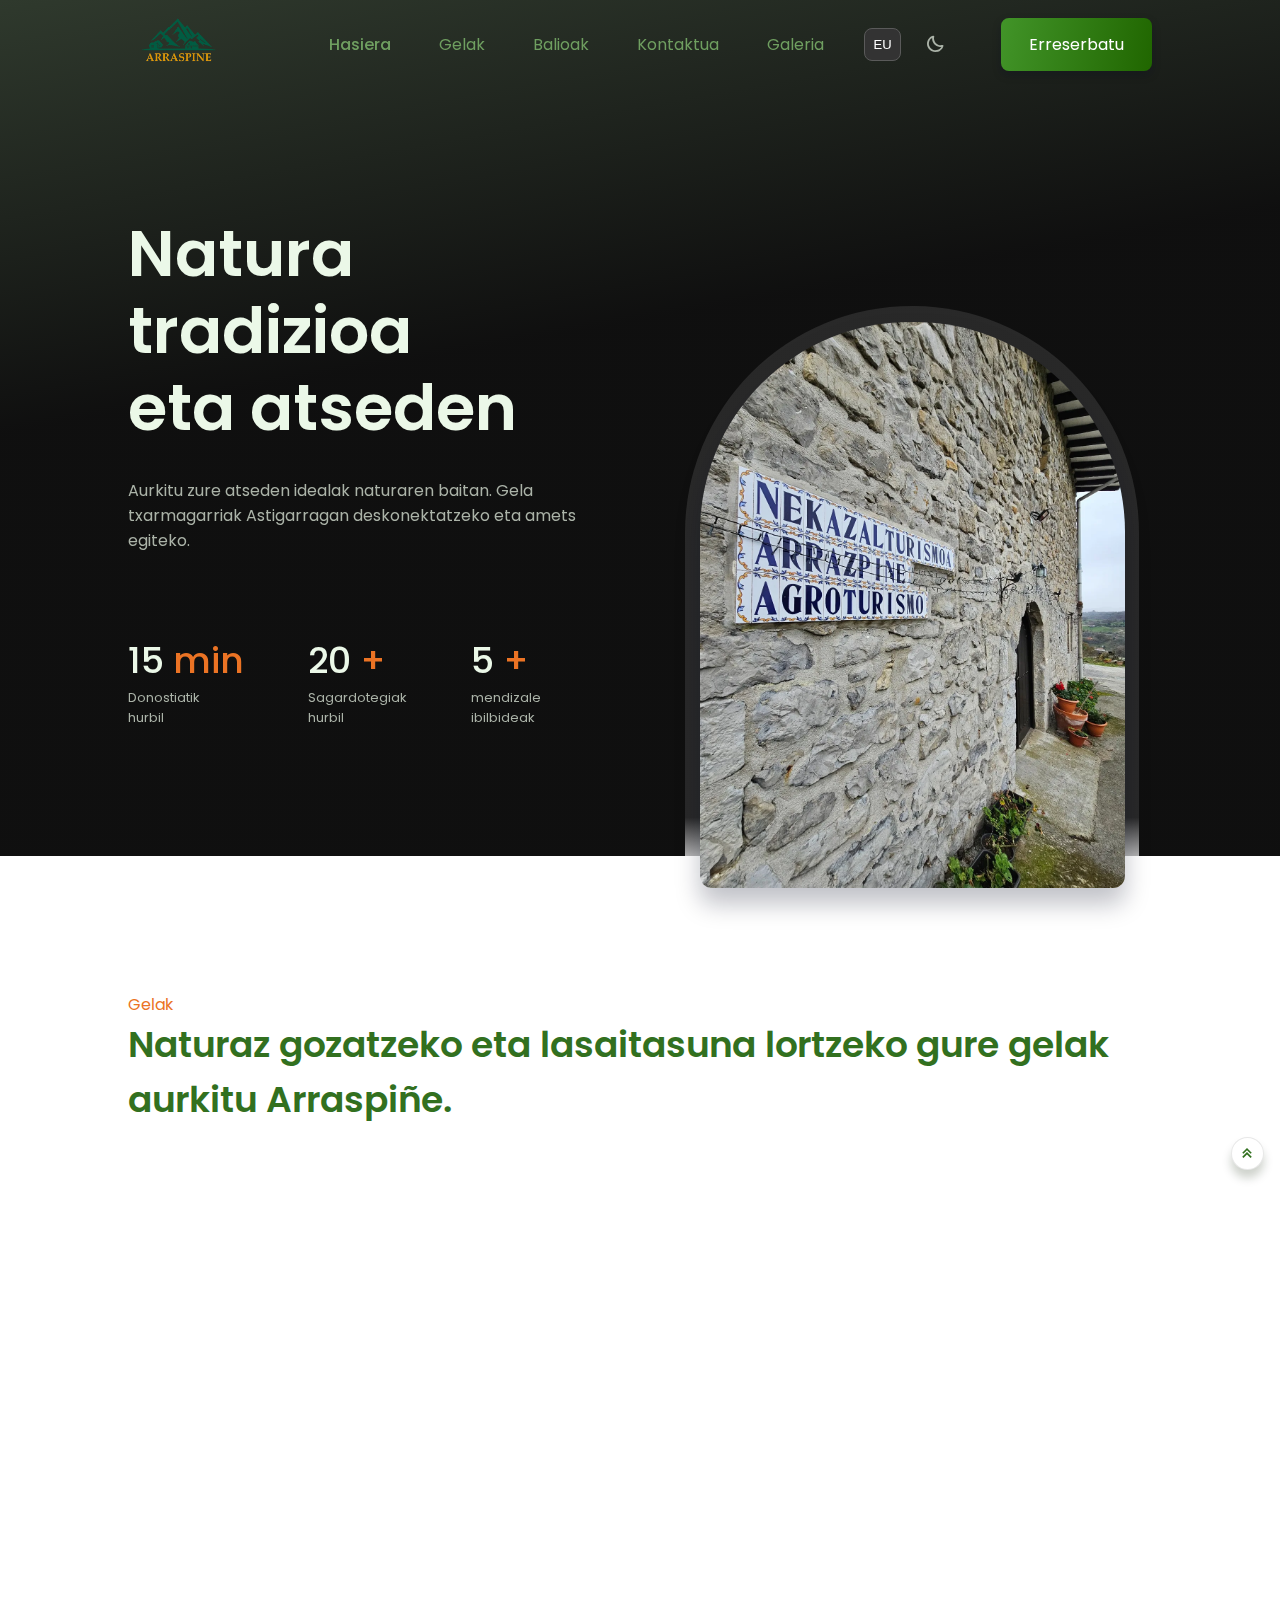
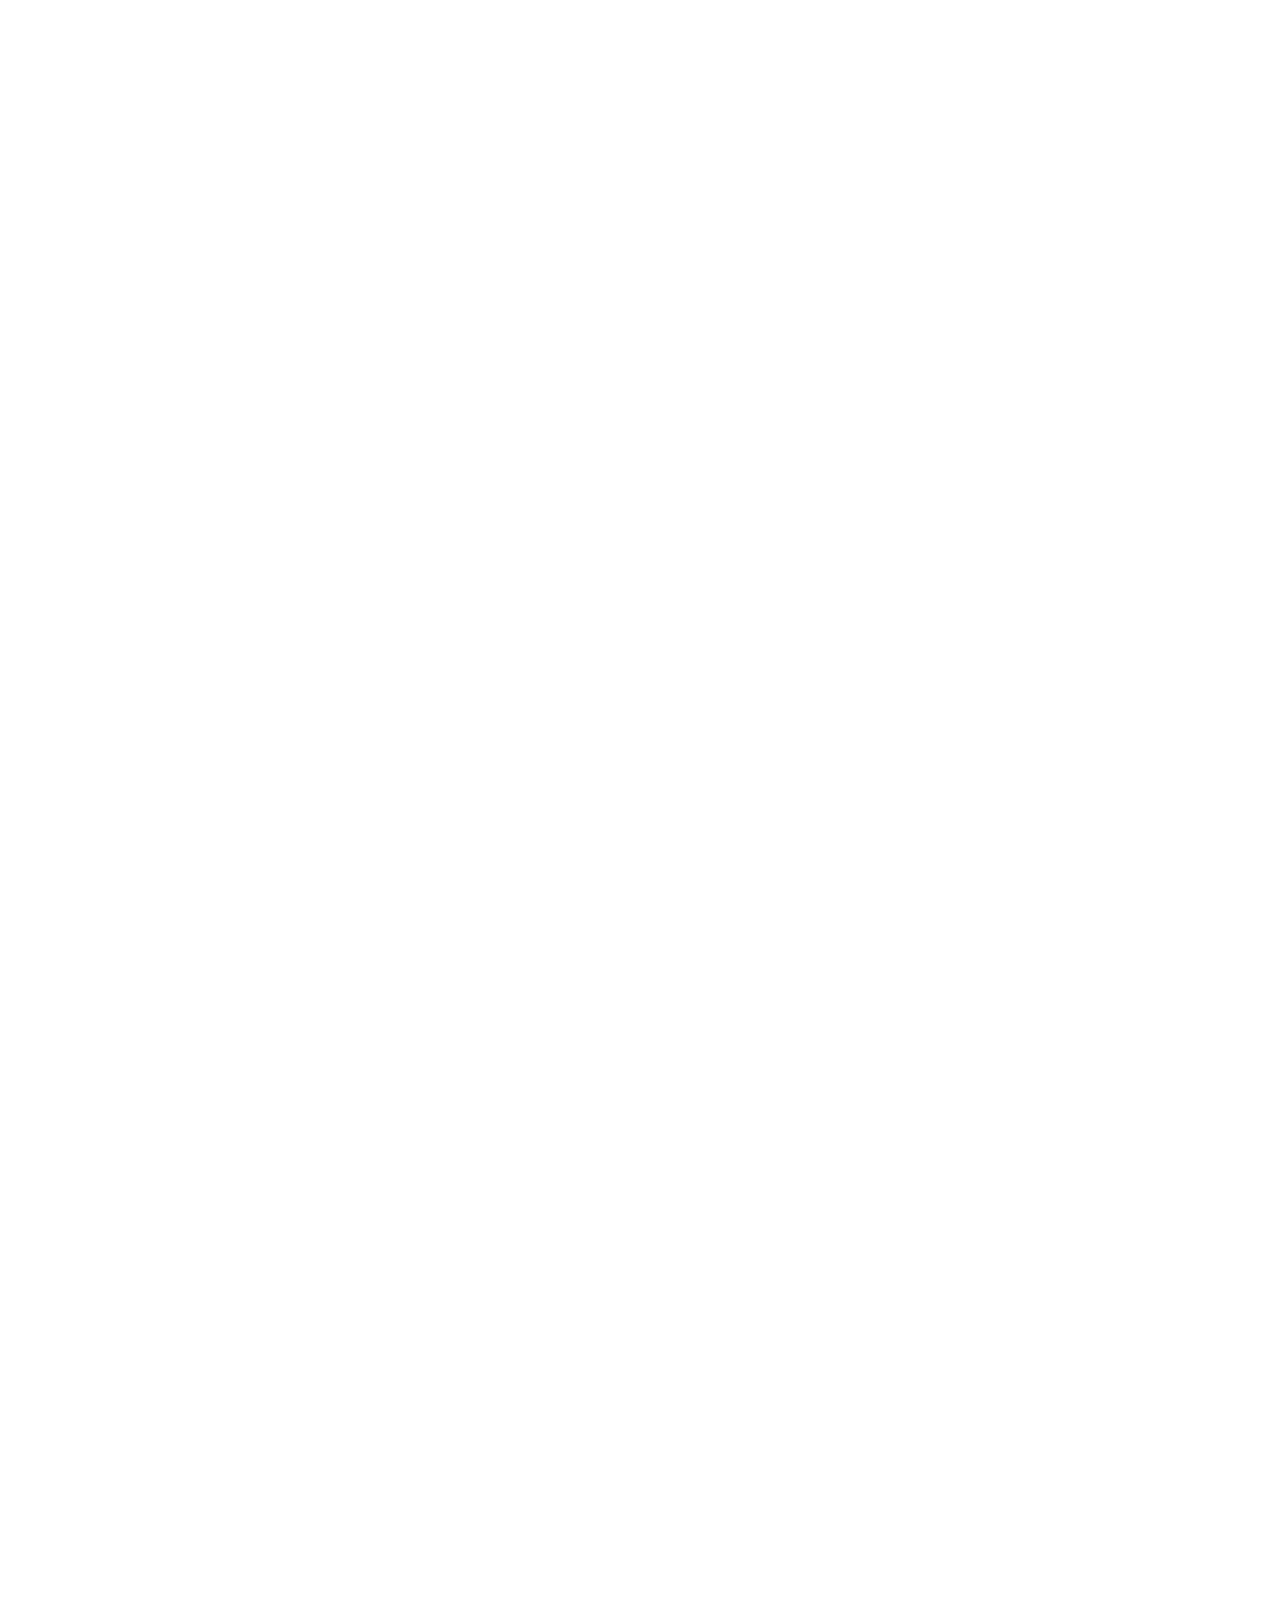
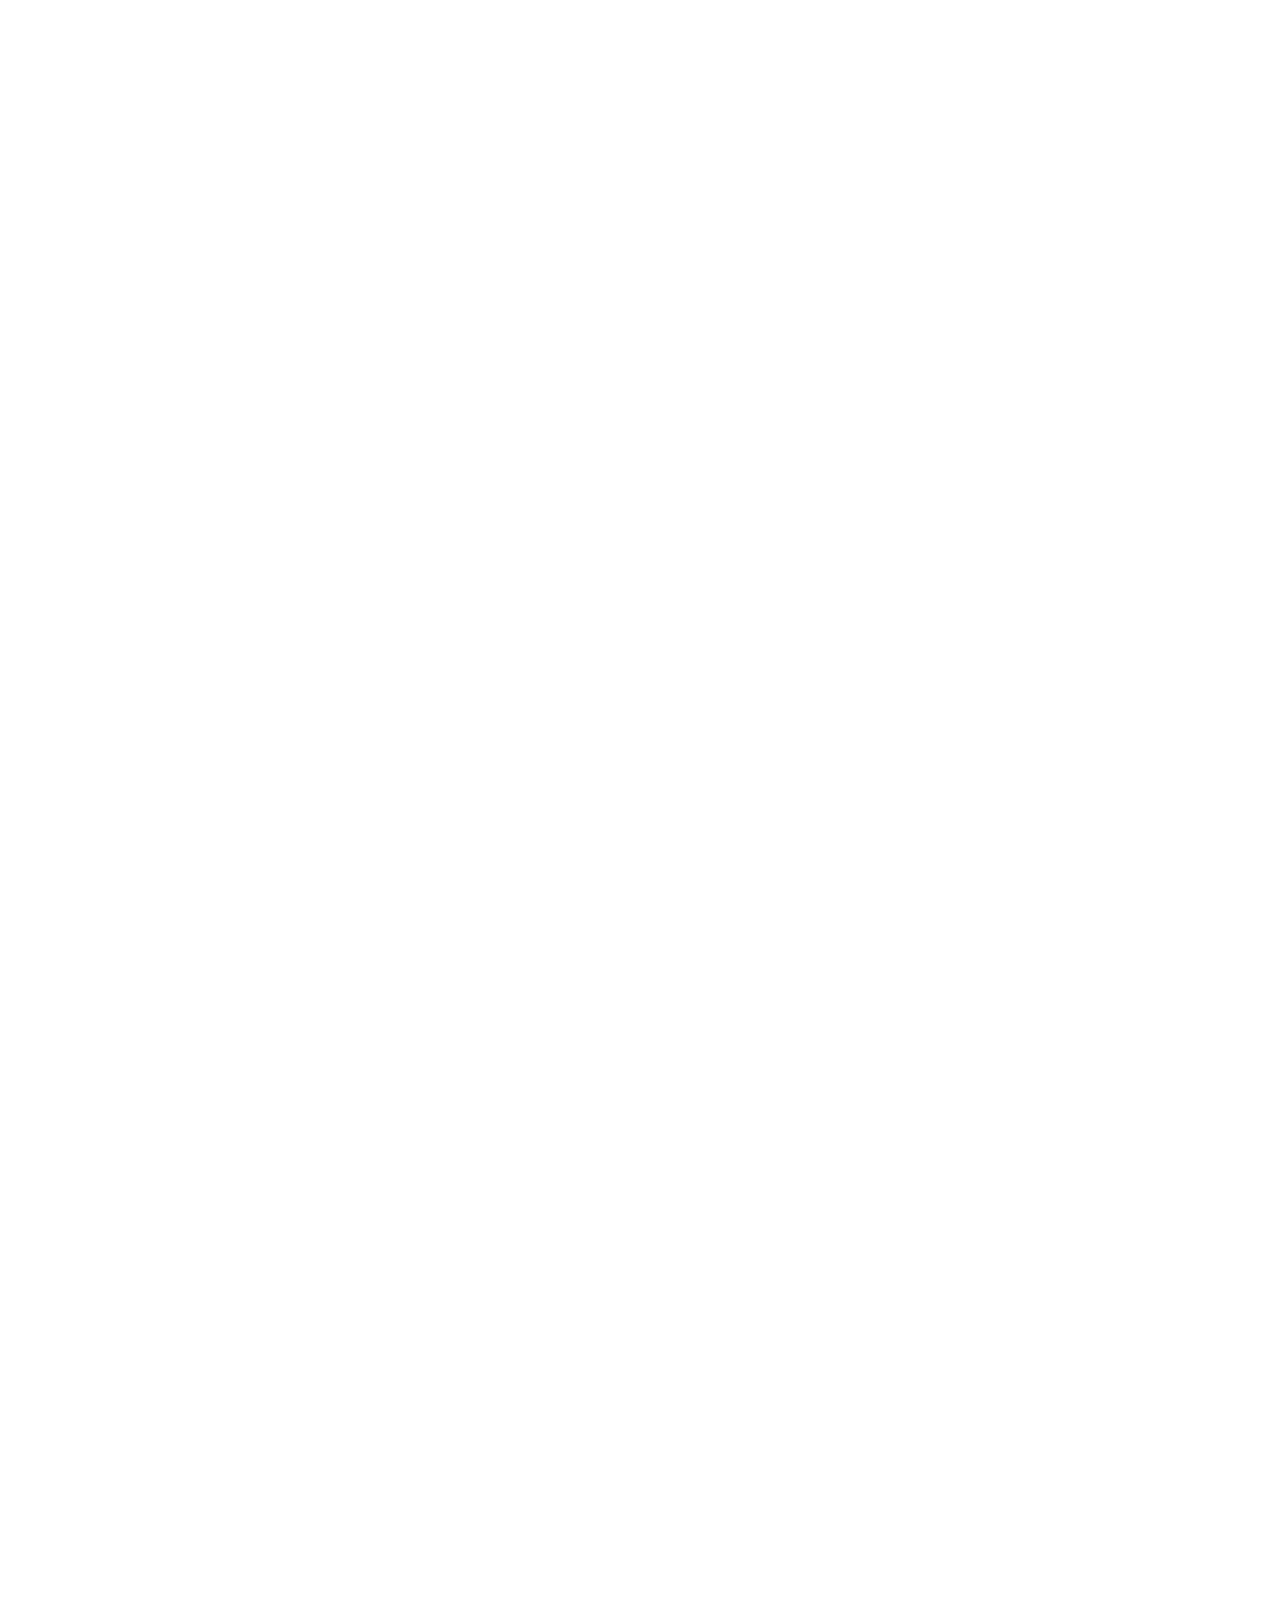
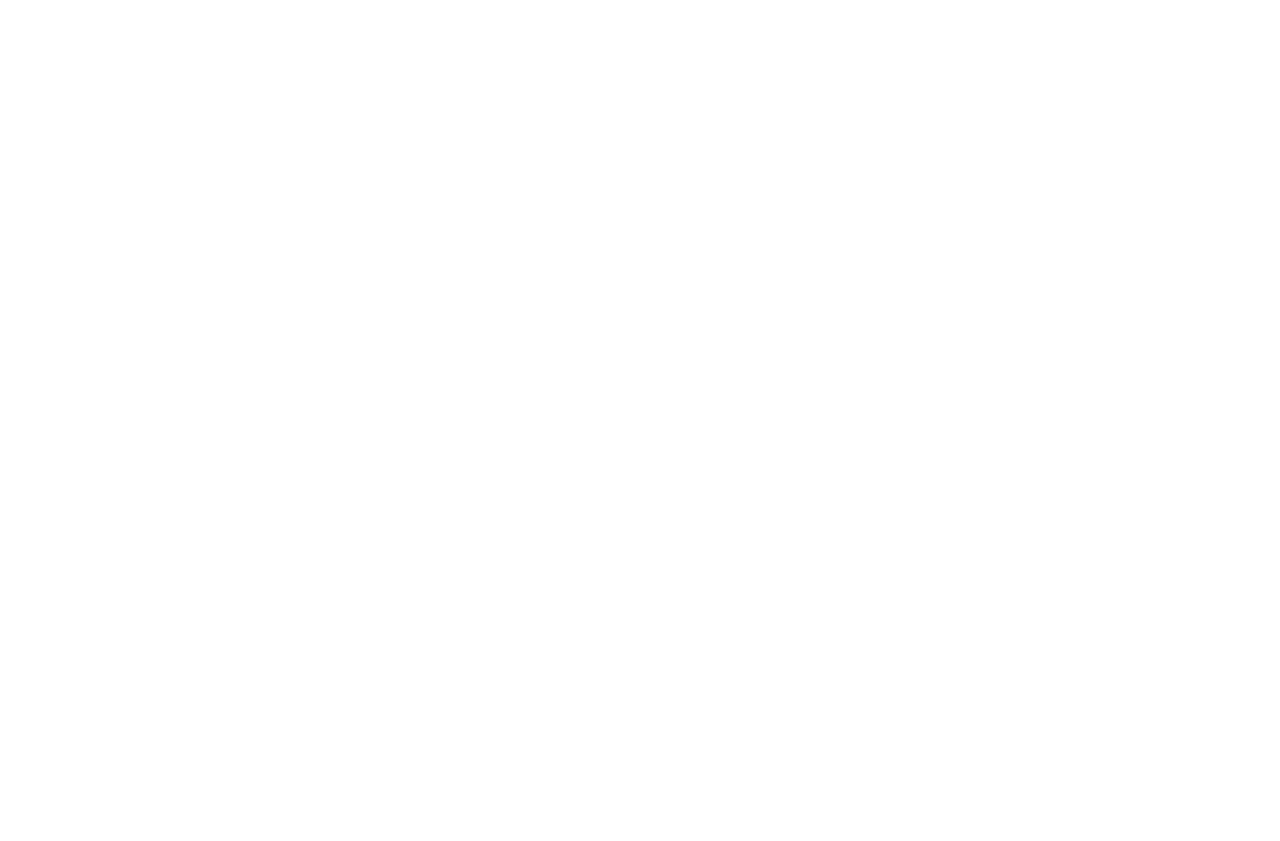
<file: index.html>
<!DOCTYPE html>
<html lang="en">
  <head>
    <meta charset="UTF-8" />
    <meta name="viewport" content="width=device-width, initial-scale=1.0" />
    <meta
      name="description"
      content="Agroturismo Arraspine, cerca de Donostia, en Astigarraga. Disfruta de la naturaleza y el turismo rural en un entorno único."
    />
    <!-- Descripción para motores de búsqueda -->
    <meta
      name="keywords"
      content="agroturismo, naturaleza, turismo rural, Astigarraga, cerca de Donostia"
    />
    <!-- Palabras clave -->
    <meta name="author" content="Arraspine Agroturismo" />
    <!-- Autor de la página -->

    <link rel="alternate" hreflang="es" href="https://arraspine.com" />
    <link rel="alternate" hreflang="en" href="https://arraspine.com" />
    <link rel="alternate" hreflang="fr" href="https://arraspine.com" />
    <link rel="alternate" hreflang="eu" href="https://arraspine.com" />

    <!--=============== FAVICON ===============-->
    <link rel="shortcut icon" href="assets/img/icono.jpg" type="image/x-icon" />

    <!--=============== BOXICONS ===============-->
    <link
      href="https://unpkg.com/boxicons@2.1.4/css/boxicons.min.css"
      rel="stylesheet"
    />

    <!--=============== SWIPER CSS ===============-->
    <link rel="stylesheet" href="assets/css/swiper-bundle.min.css" />

    <!--=============== CSS ===============-->
    <link rel="stylesheet" href="assets/css/index.css" />

    <title>Arraspine</title>
  </head>
  <body>
    <!--==================== HEADER ====================-->
    <header class="header" id="header">
      <nav class="nav container">
        <a href="#" class="nav__logo"> </a>
        <div class="nav__menu">
          <ul class="nav__list">
            <li class="nav__item">
              <a href="#home" class="nav__link active-link">
                <i class="bx bx-home-alt-2"></i>
                <span id="trans__home"></span>
              </a>
            </li>

            <li class="nav__item">
              <a href="#bedroom" class="nav__link">
                <i class="bx bx-hotel"></i>
                <span id="trans__rooms"></span>
              </a>
            </li>

            <li class="nav__item">
              <a href="#value" class="nav__link">
                <i class="bx bx-shield"></i>
                <span id="trans__value"></span>
              </a>
            </li>

            <li class="nav__item">
              <a href="#contact" class="nav__link">
                <i class="bx bx-phone"></i>
                <span id="trans__contact"></span>
              </a>
            </li>

            <li class="nav__item">
              <a href="#gallery" class="nav__link">
                <i class="bx bx-images"></i>
                <span id="trans__gallery"></span>
              </a>
            </li>
          </ul>
        </div>

        <div class="nav__lang__theme">
          <!-- Language menu -->
          <div class="nav__language">
            <select name="" class="lang__menu" id="languageSelector">
              <option value="es" class="es">ES</option>
              <option value="en" class="en">EN</option>
              <option value="eu" selected class="eu">EU</option>
              <option value="fr" class="fr">FR</option>
            </select>
          </div>
          <!-- Theme change button -->

          <div class="nav__theme">
            <i class="bx bx-moon change-theme" id="theme-button"></i>
          </div>
        </div>

        <a
          href="https://www.nekatur.net/arraspine"
          target="_blank"
          class="button nav__button"
          id="trans__reserve"
        >
          Reservar
        </a>
      </nav>
    </header>

    <!--==================== MAIN ====================-->
    <main class="main">
      <!--==================== HOME ====================-->
      <section class="home section" id="home">
        <div class="home__container container grid">
          <div class="home_data">
            <h1 class="home__title" id="trans_title"></h1>
            <p class="home__description" id="trans_home-description"></p>

            <div class="home__value">
              <div>
                <h1 class="home__value-number">15 <span>min</span></h1>
                <span class="home__value-description" id="trans__home-value1">
                  de San Sebastián
                </span>
              </div>

              <div>
                <h1 class="home__value-number">20 <span>+</span></h1>
                <span class="home__value-description" id="trans__home-value2">
                </span>
              </div>

              <div>
                <h1 class="home__value-number">5 <span>+</span></h1>
                <span class="home__value-description" id="trans__home-value3">
                </span>
              </div>
            </div>
          </div>

          <div class="home__images">
            <div class="home__orbe"></div>

            <div class="home__img">
              <img src="assets/img/nek.webp" alt="" />
            </div>
          </div>
        </div>
      </section>

      <!--==================== BEDROOMS ====================-->
      <section class="bedroom section" id="bedroom">
        <div class="container">
          <span class="section__subtitle" id="rooms__title"></span>
          <h2 class="section__title" id="rooms__description"></h2>

          <div class="bedroom__container swiper">
            <div class="swiper-wrapper"></div>
            <div class="swiper-button-next">
              <i class="bx bx-chevron-right"></i>
            </div>
            <div class="swiper-button-prev">
              <i class="bx bx-chevron-left"></i>
            </div>
          </div>
        </div>
      </section>

      <!--==================== VALUE ====================-->
      <section class="value section" id="value">
        <div class="value__container container grid">
          <div class="value__images">
            <div class="value__imag">
              <div class="value__orbe"></div>
              <div class="value__img">
                <img src="assets/img/obejas.webp" alt="" />
              </div>
            </div>
            <div class="value__imag-2">
              <div class="value__orbe-2"></div>
              <div class="value__img-2">
                <img src="assets/img/gallery/1.webp" alt="" />
              </div>
            </div>
          </div>

          <div class="value__content">
            <div class="value__data">
              <span class="section__subtitle" id="values__title"></span>
              <h2 class="sectioin__title" id="values__subtitle"></h2>
              <p class="value__description" id="values__description"></p>
            </div>

            <div class="value__accordion">
              <div class="value__accordion-item">
                <header class="value__accordion-header">
                  <i class="bx bxs-leaf value__accordion-icon"></i>
                  <h3
                    class="value__accordion-title"
                    id="value__accordion-title1"
                  ></h3>
                  <div class="value__accordion-arrow">
                    <i class="bx bxs-down-arrow"></i>
                  </div>
                </header>

                <div class="value__accordion-content">
                  <p
                    class="value__accordion-description"
                    id="value__accordion-description1"
                  ></p>
                </div>
              </div>

              <div class="value__accordion-item">
                <header class="value__accordion-header">
                  <i class="bx bxs-castle value__accordion-icon"></i>
                  <h3
                    class="value__accordion-title"
                    id="value__accordion-title2"
                  ></h3>
                  <div class="value__accordion-arrow">
                    <i class="bx bxs-down-arrow"></i>
                  </div>
                </header>

                <div class="value__accordion-content">
                  <p
                    class="value__accordion-description"
                    id="value__accordion-description2"
                  ></p>
                </div>
              </div>

              <div class="value__accordion-item">
                <header class="value__accordion-header">
                  <i class="bx bx-street-view value__accordion-icon"></i>
                  <h3
                    class="value__accordion-title"
                    id="value__accordion-title3"
                  ></h3>
                  <div class="value__accordion-arrow">
                    <i class="bx bxs-down-arrow"></i>
                  </div>
                </header>

                <div class="value__accordion-content">
                  <p
                    class="value__accordion-description"
                    id="value__accordion-description3"
                  ></p>
                </div>
              </div>

              <div class="value__accordion-item">
                <header class="value__accordion-header">
                  <i class="bx bxs-coffee value__accordion-icon"></i>
                  <h3
                    class="value__accordion-title"
                    id="value__accordion-title4"
                  ></h3>
                  <div class="value__accordion-arrow">
                    <i class="bx bxs-down-arrow"></i>
                  </div>
                </header>

                <div class="value__accordion-content">
                  <p
                    class="value__accordion-description"
                    id="value__accordion-description4"
                  ></p>
                </div>
              </div>

              <div class="value__accordion-item">
                <header class="value__accordion-header">
                  <i class="bx bxs-book-heart value__accordion-icon"></i>
                  <h3
                    class="value__accordion-title"
                    id="value__accordion-title5"
                  ></h3>
                  <div class="value__accordion-arrow">
                    <i class="bx bxs-down-arrow"></i>
                  </div>
                </header>

                <div class="value__accordion-content">
                  <p
                    class="value__accordion-description"
                    id="value__accordion-description5"
                  ></p>
                </div>
              </div>

              <div class="value__accordion-item">
                <header class="value__accordion-header">
                  <i class="bx bxs-location-plus value__accordion-icon"></i>
                  <h3
                    class="value__accordion-title"
                    id="value__accordion-title6"
                  ></h3>
                  <div class="value__accordion-arrow">
                    <i class="bx bxs-down-arrow"></i>
                  </div>
                </header>

                <div class="value__accordion-content">
                  <p
                    class="value__accordion-description"
                    id="value__accordion-description6"
                  ></p>
                </div>
              </div>
            </div>
          </div>
        </div>
      </section>

      <!--==================== CONTACT ====================-->
      <section class="contact section" id="contact">
        <div class="contact__container container grid">
          <div class="contact__content">
            <div class="contact__data">
              <span class="section__subtitle" id="contact__subtitle"></span>
              <h2 class="section__title" id="contact__title"></h2>
              <p class="contact__description" id="contact__description"></p>

              <div class="contact__card">
                <div class="contact__card-box first__element">
                  <div class="contact__card-info">
                    <i class="bx bxs-phone-call contact__card__i"></i>
                    <div>
                      <h3 class="contact__card-title trans__contact__call"></h3>
                      <p class="contact__card-description">+34 695757341</p>
                    </div>
                  </div>
                  <a
                    href="tel:+34 695757341"
                    class="button contact__card-button trans__contact__call-now"
                  ></a>
                </div>

                <div class="contact__card-box second__element">
                  <div class="contact__card-info">
                    <i class="bx bxs-phone-call contact__card__i"></i>
                    <div>
                      <h3 class="contact__card-title trans__contact__call"></h3>
                      <p class="contact__card-description">+34 943582136</p>
                    </div>
                  </div>
                  <a
                    href="tel:+34 943582136"
                    class="button contact__card-button trans__contact__call-now"
                  ></a>
                </div>

                <div class="contact__card-box third__element">
                  <div class="contact__card-info">
                    <i class="bx bxs-envelope contact__card__i"></i>
                    <div>
                      <h3 class="contact__card-title" id="contact__chat"></h3>
                      <p class="contact__card-description">
                        arraspine@arraspine.com
                      </p>
                    </div>
                  </div>
                  <a
                    href="mailto:arraspine@arraspine.com"
                    class="button contact__card-button"
                    id="contact__chat-now"
                  >
                  </a>
                </div>

                <div class="contact__card-box fourth__element">
                  <div class="contact__card-info booking__card-info">
                    <i class="bx bxs-envelope booking__i"></i>
                    <div>
                      <h3
                        class="contact__card-title booking__card-title"
                        id="contact__reserve"
                      ></h3>
                      <p
                        class="contact__card-description booking__card-description"
                      >
                        Nekatur - Arraspine
                      </p>
                    </div>
                  </div>
                  <a
                    href="https://www.nekatur.net/arraspine"
                    target="_blank"
                    class="button contact__card-button booking__card-button"
                    id="contact__reserve-now"
                  >
                  </a>
                </div>
              </div>
            </div>
          </div>
          <div class="contact__images">
            <div class="contact__orbe"></div>

            <div class="contact__img">
              <img src="assets/img/arraspine_contact.webp" alt="" />
            </div>
          </div>
        </div>
      </section>

      <!--==================== GALLERY ====================-->
      <section class="section container image-gallery" id="gallery">
        <span class="section__subtitle" id="gallery__title"></span>
        <h2 class="section__title" id="gallery__description"></h2>
        <div class="gallery__container">
          <div class="gallery__wrapper"></div>
        </div>
      </section>
    </main>
    <!--==================== FOOTER ====================-->
    <footer class="footer section">
      <div class="footer__container container grid">
        <div class="footer__description-container">
          <div class="footer__content-description">
            <a href="#" class="nav__logo"></a>

            <p class="footer__description footer__description"></p>
          </div>
        </div>

        <div class="footer__content">
          <div>
            <h3 class="footer__title footer__social-media"></h3>

            <ul class="footer__social">
              <li>
                <a
                  href="https://www.nekatur.net/arraspine"
                  target="_blank"
                  class="footer__social-link"
                >
                  <img src="assets/img/nekatur_logo.webp" alt="" />
                </a>
              </li>
            </ul>
          </div>
        </div>
      </div>

      <div class="footer__info container">
        <span class="footer__copy creator" id="creator">
          Arraspine. Todos los derechos reservados.
          <br />Desarrollado por
          <a
            href="https://www.linkedin.com/in/ioritztubio"
            target="_blank"
            class="footer__copy-link"
            >Ioritz Tubio</a
          >.
        </span>

        <div class="footer__privacy">
          <a href="terms.html" target="_blank" class="privacy" id="privacy"
            >Política de privacidad</a
          >
          <a href="terms.html" target="_blank" class="terms" id="terms"
            >Términos y condiciones</a
          >
        </div>
      </div>
    </footer>

    <!--========== SCROLL UP ==========-->
    <a href="#" class="scroll-up" id="scroll-up">
      <i class="bx bx-chevrons-up"></i>
    </a>

    <!--=============== LANGUAGE SELECTOR ===============-->
    <script src="assets/js/languageSelector.js"></script>

    <!--=============== SCROLLREVEAL ===============-->
    <script src="assets/js/scrollreveal.min.js"></script>

    <!--=============== SWIPER JS ===============-->
    <script src="assets/js/swiper-bundle.min.js"></script>

    <!--=============== MAIN JS ===============-->
    <script src="assets/js/main.js"></script>

    <!--=============== THEME CHANGE ===============-->
    <script src="assets/js/changeTheme.js"></script>
  </body>
</html>
</file>
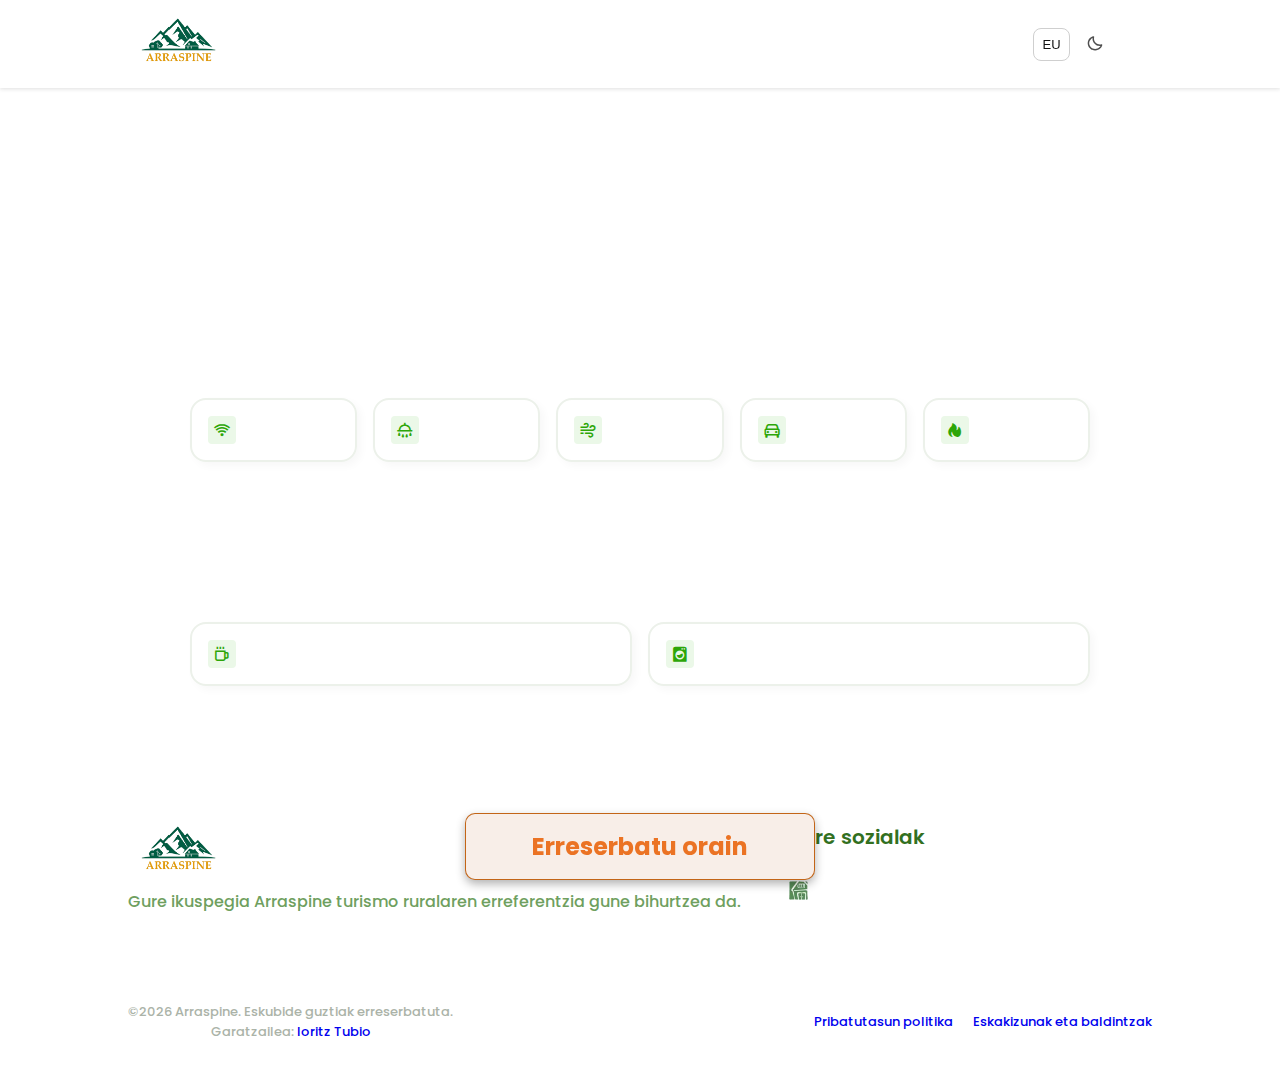
<file: room.html>
<!DOCTYPE html>
<html lang="es">
  <head>
    <meta charset="UTF-8" />
    <meta name="viewport" content="width=device-width, initial-scale=1.0" />
    <title>Arraspine</title>
    <link
      href="https://unpkg.com/boxicons@2.1.4/css/boxicons.min.css"
      rel="stylesheet"
    />

    <link
      rel="shortcut icon"
      href="assets/img/icono.jpg"
      type="image/x-icon"
    />

    <link
      rel="stylesheet"
      href="https://cdn.jsdelivr.net/npm/@fancyapps/ui@5.0/dist/fancybox/fancybox.css"
    />

    <link rel="stylesheet" href="assets/css/swiper-bundle.min.css" />
    <link rel="stylesheet" href="assets/css/index.css" />
  </head>
  <body>
    <header class="room__header" id="header">
      <nav class="nav container">
        <a href="index.html" class="nav__logo"></a>

        <div class="nav__lang__theme">
          <!-- Language menu -->
          <div class="nav__language">
            <select name="" class="room__lang__menu" id="languageSelector">
              <option value="es" class="es">ES</option>
              <option value="en" class="en">EN</option>
              <option value="eu" selected class="eu">EU</option>
              <option value="fr" class="fr">FR</option>
            </select>
          </div>
          <!-- Theme change button -->

          <div class="nav__theme">
            <i class="bx bx-moon room__change-theme" id="theme-button"></i>
          </div>
        </div>
      </nav>
    </header>
    <main>
      <section class="room__info">
        <div class="services__title-container">
          <h2 class="services__title" id="titulo"></h2>
        </div>
        <div class="service__container">
          <p class="services__title" id="descripcion"></p>
        </div>
      </section>
      <!--========== ROOM GALLERY ==========-->
      <section class="room__gallery">
        <!-- Slider main container -->
        <div class="swiper room__swiper">
          <!-- Additional required wrapper -->
          <div class="swiper-wrapper">
            <!-- Slides -->
          </div>
          <!-- If we need pagination -->
          <div class="swiper-pagination"></div>

          <!-- If we need navigation buttons -->
          <div class="swiper-button-prev room__button-prev">
            <i class="bx bx-chevron-left"></i>
          </div>
          <div class="swiper-button-next room__button-next">
            <i class="bx bx-chevron-right"></i>
          </div>
        </div>

        <div class="room__container__gallery">
          <div class="room__carousel" id="room__carousel"></div>
        </div>
      </section>

      <section class="section services__section">
        <div class="services__title-container">
          <h2 class="services__title" id="incluido"></h2>
        </div>
        <div class="service__container">
          <div class="room__grid-container">
            <div class="service__card">
              <i class="bx bx-wifi"></i>
              <div id="wifi"></div>
            </div>

            <div class="service__card">
              <i class="bx bx-shower"></i>
              <div id="bano"></div>
            </div>
            <div class="service__card">
              <i class="bx bx-wind"></i>
              <div id="aire"></div>
            </div>
            <div class="service__card">
              <i class="bx bx-car"></i>
              <div id="parking"></div>
            </div>
            <div class="service__card">
              <i class='bx bxs-hot'></i>
              <div id="barbacoa"></div>
            </div>
          </div>
        </div>
      </section>

      <section class="section services__section">
        <div class="services__title-container">
          <h2 class="services__title" id="extra"></h2>
        </div>
        <div class="service__container">
          <div class="room__grid-container">
            <div class="service__card">
              <i class="bx bx-coffee"></i>
              <div class="servece__card" id="desayuno"></div>
            </div>
            <div class="service__card">
              <i class="bx bxs-washer"></i>
              <div id="ropa"></div>
            </div>
          </div>
        </div>
      </section>

      <a
        href="https://www.nekatur.net/arraspine"
        target="_blank"
        id="contact__reserve-now"
        class="reserve-button"
      ></a>
    </main>
    <!--==================== FOOTER ====================-->
    <footer class="footer section">
      <div class="footer__container container grid">
        <div class="footer__description-container">
          <div class="footer__content-description">
            <a href="#" class="nav__logo"></a>

            <p class="footer__description footer__description"></p>
          </div>
        </div>

        <div class="footer__content">
          <div>
            <h3 class="footer__title footer__social-media"></h3>

            <ul class="footer__social">
              <li>
                <a
                  href="https://www.nekatur.net/arraspine"
                  target="_blank"
                  class="footer__social-link"
                >
                  <img src="assets/img/nekatur_logo.webp" alt="" />
                </a>
              </li>
            </ul>
          </div>
        </div>
      </div>

      <div class="footer__info container">
        <span class="footer__copy creator" id="creator">
          Arraspine. Todos los derechos reservados.
          <br />Desarrollado por
          <a
            href="https://www.linkedin.com/in/ioritztubio"
            target="_blank"
            class="footer__copy-link"
            >Ioritz Tubio</a
          >.
        </span>

        <div class="footer__privacy">
          <a href="terms.html" target="_blank" class="privacy" id="privacy"
            >Política de privacidad</a
          >
          <a href="terms.html" target="_blank" class="terms" id="terms"
            >Términos y condiciones</a
          >
        </div>
      </div>
    </footer>

    <!--========== SCROLL UP ==========-->
    <a href="#" class="scroll-up" id="scroll-up">
      <i class="bx bx-chevrons-up"></i>
    </a>

    <!--=============== LANGUAGE SELECTOR ===============-->
    <script src="/assets/js/languageSelector.js"></script>

    <!--=============== SWIPER JS ===============-->
    <script src="https://cdn.jsdelivr.net/npm/swiper@11/swiper-bundle.min.js"></script>
    <script src="assets/js/roomSwiper.js"></script>

    <!--=============== DINAMIC TEXT ===============-->
    <script src="assets/js/roomsDinamic.js"></script>

    <!--=============== CAROUSEL ===============-->
    <script src="assets/js/roomCarousel.js"></script>
    <!--=============== THEME CHANGE ===============-->
    <script src="assets/js/changeTheme.js"></script>

    <script src="https://cdn.jsdelivr.net/npm/@fancyapps/ui@5.0/dist/fancybox/fancybox.umd.js"></script>
  </body>
</html>
</file>
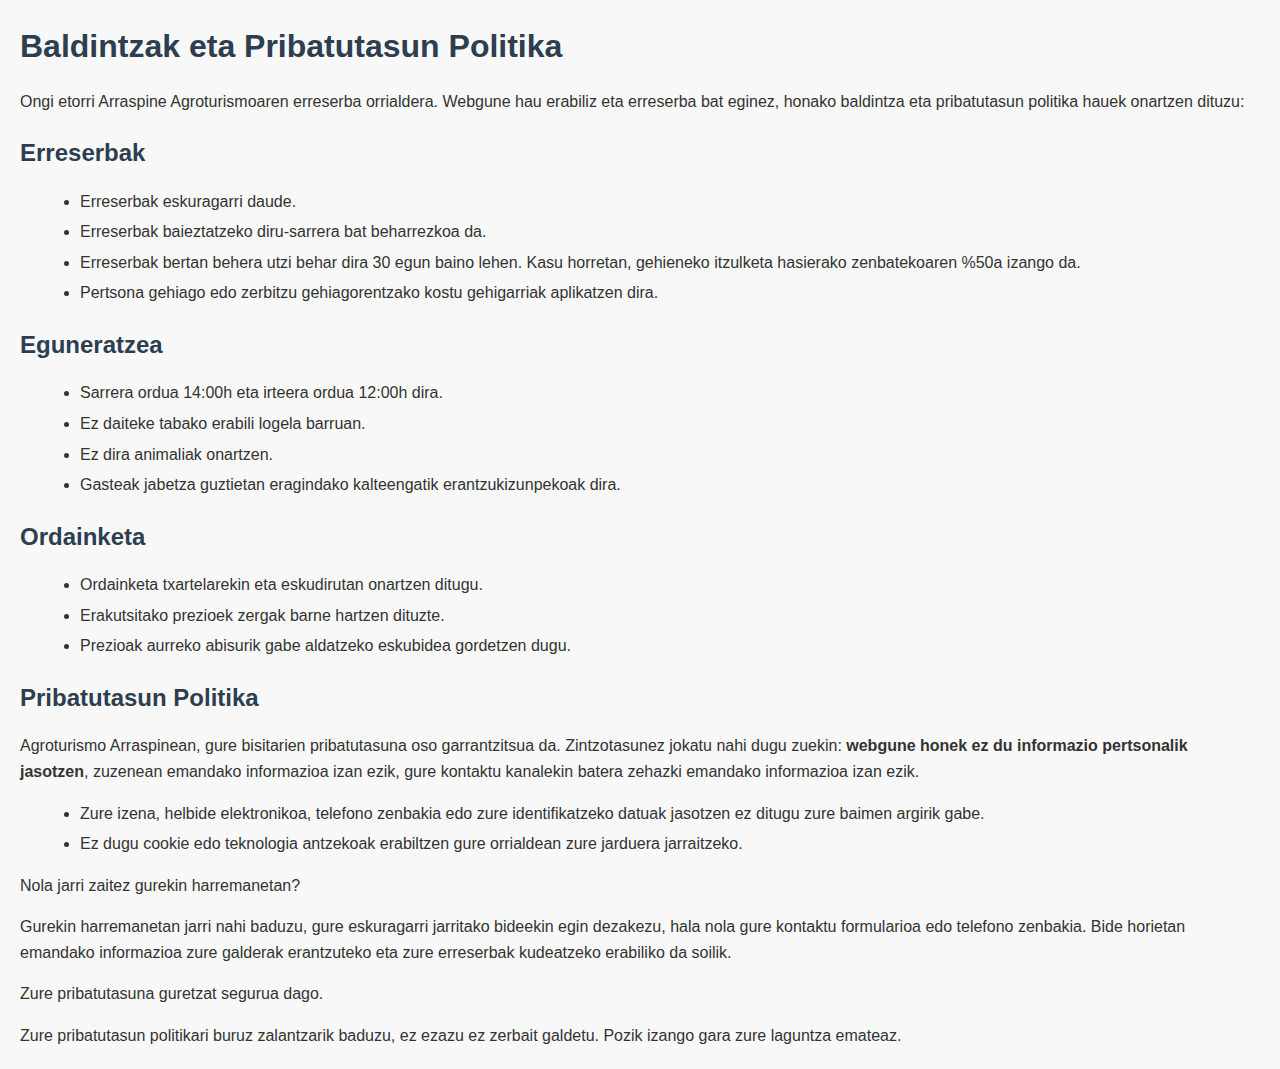
<file: terms.html>
<!DOCTYPE html>
<html lang="es">
  <head>
    <meta charset="UTF-8" />
    <meta name="viewport" content="width=device-width, initial-scale=1.0" />
    <title>Terminos, Condiciones y Politicas de Privacidad</title>
    <link
      href="https://unpkg.com/boxicons@2.1.4/css/boxicons.min.css"
      rel="stylesheet"
    />

    <link
    rel="shortcut icon"
    href="assets/img/icono.jpg"
    type="image/x-icon"
  />

    <link
      rel="stylesheet"
      href="https://cdn.jsdelivr.net/npm/@fancyapps/ui@5.0/dist/fancybox/fancybox.css"
    />

    <link rel="stylesheet" href="assets/css/terms.css" />
  </head>
  <body>
    <h1 id="titulo"></h1>

    <p id="bienvenida"></p>

    <h2 id="reservas"></h2>
    <ul id="reservas_lista">
      <li id="reservas_lista_1"></li>
      <li id="reservas_lista_2"></li>
      <li id="reservas_lista_3"></li>
      <li id="reservas_lista_4"></li>
    </ul>

    <h2 id="estancia"></h2>
    <ul id="estancia_lista">
      <li id="estancia_lista_1"></li>
      <li id="estancia_lista_2"></li>
      <li id="estancia_lista_3"></li>
      <li id="estancia_lista_4"></li>
    </ul>

    <h2 id="pagos"></h2>
    <ul id="pagos_lista">
      <li id="pagos_lista_1"></li>
      <li id="pagos_lista_2"></li>
      <li id="pagos_lista_3"></li>
    </ul>

    <h2 id="privacidad_titulo"></h2>

    <p id="privacidad_parrafo_1"></p>

    <ul id="privacidad_lista">
      <li id="privacidad_lista_1"></li>
      <li id="privacidad_lista_2"></li>
    </ul>

    <p id="privacidad_contacto"></p>
    <p id="privacidad_parrafo_2"></p>
    <p id="privacidad_parrafo_3"></p>
    <p id="privacidad_parrafo_4"></p>

    <script src="assets/js/translateTerms.js"></script>
  </body>
</html>
</file>
<file: assets/css/index.css>
/*=============== GOOGLE FONTS ===============*/
@import url("https://fonts.googleapis.com/css2?family=Poppins:ital,wght@0,100;0,200;0,300;0,400;0,500;0,600;0,700;0,800;0,900;1,100;1,200;1,300;1,400;1,500;1,600;1,700;1,800;1,900&display=swap");

/*=============== VARIABLES CSS ===============*/
:root {
  --header-height: 4rem;

  /*========== Colors ==========*/
  /*Color mode HSL(hue, saturation, lightness)*/
  --first-color: hsl(106, 91%, 34%);
  --first-color-alt: hsl(106, 66%, 47%);
  --first-color-light: hsl(106, 62%, 59%);
  --first-color-lighten: hsl(108, 52%, 94%);
  --second-color: hsl(24, 83%, 53%);
  --second-color-lighten: hsl(24, 52%, 94%);
  --title-color: hsl(106, 57%, 28%);
  --text-color: hsl(106, 25%, 50%);
  --text-color-light: hsl(104, 7%, 68%);
  --second-title-color: hsl(24, 57%, 28%);
  --second-text-color: hsl(24, 28%, 52%);
  --second-text-color-light: hsl(24, 12%, 75%);
  --border-color: hsl(103, 20%, 93%);
  --body-color: #fff;
  --container-color: #fff;
  --highlight-color: rgb(240, 240, 158);

  /*========== Font and typography ==========*/
  /*.5rem = 8px | 1rem = 16px ...*/
  --body-font: "Poppins", sans-serif;
  --biggest-font-size: 2.25rem;
  --h1-font-size: 1.5rem;
  --h2-font-size: 1.25rem;
  --h3-font-size: 1rem;
  --normal-font-size: 0.938rem;
  --small-font-size: 0.813rem;
  --smaller-font-size: 0.75rem;

  /*========== Font weight ==========*/
  --font-medium: 500;
  --font-semi-bold: 600;

  /*========== z index ==========*/
  --z-tooltip: 10;
  --z-fixed: 100;
}

/* Responsive typography */
@media screen and (min-width: 1024px) {
  :root {
    --biggest-font-size: 4rem;
    --h1-font-size: 2.25rem;
    --h2-font-size: 1.5rem;
    --h3-font-size: 1.25rem;
    --normal-font-size: 1rem;
    --small-font-size: 0.875rem;
    --smaller-font-size: 0.813rem;
  }
}

/*=============== BASE ===============*/
* {
  box-sizing: border-box;
  padding: 0;
  margin: 0;
}

html {
  scroll-behavior: smooth;
}

body {
  font-family: var(--body-font);
  font-size: var(--normal-font-size);
  background-color: var(--body-color);
  color: var(--text-color);
  transition: 0.3s; /* For animation dark mode */
}

h1,
h2,
h3 {
  color: var(--title-color);
  font-weight: var(--font-semi-bold);
}

ul {
  list-style: none;
}

a {
  text-decoration: none;
}

img {
  max-width: 100%;
  height: auto;
}

input,
button {
  font-family: var(--body-font);
  outline: none;
  border: none;
}

/*=============== THEME ===============*/
.change-theme {
  font-size: 1.25rem;
  color: #fff;
  cursor: pointer;
  transition: 0.3s;
}

.change-theme:hover {
  color: var(--first-color);
}
/*========== Variables Dark theme ==========*/
body.dark-theme {
  --first-color: hsl(106, 66%, 66%);
  --first-color-lighten: hsl(99, 38%, 15%);
  --first-color-light: hsl(108, 52%, 94%);
  --second-color: hsl(24, 73%, 54%);
  --second-color-lighten: hsl(24, 38%, 15%);
  --title-color: hsl(106, 8%, 94%);
  --text-color: hsl(106, 13%, 81%);
  --second-title-color: hsl(24, 86%, 56%);
  --second-text-color: hsl(24, 50%, 66%);
  --border-color: hsl(106, 18%, 19%);
  --body-color: hsl(0deg 0% 6.27%);
  --container-color: hsl(104, 16%, 14%);
}
/*========== 
    Color changes in some parts of 
    the website, in dark theme 
==========*/
.dark-theme .nav__menu,
.dark-theme .home__img,
.dark-theme .bedroom__card {
  box-shadow: none;
  border: 1px solid hsl(105, 17%, 23%);
}

/*=============== REUSABLE CSS CLASSES ===============*/
.container {
  max-width: 1024px;
  margin-left: 1.5rem;
  margin-right: 1.5rem;
}

.grid {
  display: grid;
}

.section {
  padding: 4.5rem 0 2rem;
}

.section__title {
  font-size: var(--h2-font-size);
  margin-bottom: 1rem;
}

.section__title span {
  color: var(--second-color);
}

.section__subtitle {
  display: block;
  font-size: var(--small-font-size);
  color: var(--second-color);
}

.main {
  overflow: hidden;
}

/*=============== HEADER & NAV ===============*/
.header {
  position: fixed;
  top: 0;
  left: 0;
  width: 100%;
  background-color: transparent;
  z-index: var(--z-fixed);
  transition: 0.4s;
  color: var(--text-color);
}

.nav {
  height: var(--header-height);
  display: flex;
  justify-content: space-between;
  align-items: center;
}

.nav__logo {
  display: inline-flex;
  align-items: center;
  column-gap: 0.25rem;
  font-weight: var(--font-medium);
  transition: 0.3s;
  color: #fff;
  height: 80px;
  aspect-ratio: 16/9;
  background-image: url("/assets/img/logo.webp");
  background-size: cover;
  background-position: center;
  background-repeat: no-repeat;
}

.nav__logo i {
  font-size: 1rem;
}

.nav__logo:hover {
  color: var(--text-color);
  filter: brightness(0.8);
}

.nav__lang__theme {
  display: flex;
  justify-content: space-evenly;
  column-gap: 1rem;
  align-items: center;
  padding-left: 2rem;
}

.nav__theme {
  cursor: pointer;
  display: flex;
  align-items: center;
}

.lang__menu {
  padding: 0.5rem;
  background-color: #333333;
  border: 1px solid #5a5a5a;
  border-radius: 0.5rem;
  color: #fff;
  font-size: var(--smaller-font-size);
  cursor: pointer;
  appearance: none;
  width: 100%;
  text-align: center;
  transition: 0.3s;
}

.lang__menu:hover {
  background-color: #535353;
  border: 1px solid #535353;
}

.lang__menu:focus {
  outline: none; /* Elimina el contorno por defecto */
  background-color: #555555;
}

.lang__menu option {
  background-color: #333333; /* Fondo oscuro */
  color: #fff; /* Texto blanco */
  text-align: center;
  font-size: var(--smaller-font-size); /* Tamaño de texto */
}

.lang__menu option:hover {
  background-color: #444444; /* Fondo más claro al pasar el ratón */
}

.scroll-header .lang__menu {
  background-color: #fff;
  color: #333333;
  border: 1px solid #333333;
}

.scroll-header .lang__menu option {
  background-color: #fff; /* Fondo oscuro */
  color: #333333; /* Texto blanco */
}

.dark-theme .scroll-header .lang__menu {
  padding: 0.5rem;
  background-color: #333333;
  border: 1px solid #5a5a5a;
  border-radius: 0.5rem;
  color: #fff;
  font-size: var(--smaller-font-size);
  cursor: pointer;
  appearance: none;
  width: 100%;
  text-align: center;
  transition: 0.3s;
}

@media screen and (max-width: 1024px) {
  .nav__menu {
    position: fixed;
    bottom: 2rem;
    background-color: var(--container-color);
    box-shadow: 0 8px 24px hsla(106, 64%, 24%, 0.15);
    width: 90%;
    left: 0;
    right: 0;
    margin: 0 auto;
    padding: 1rem 1.5rem;
    border-radius: 1.25rem;
    transition: 0.4s;
  }
  .nav__list {
    display: flex;
    justify-content: space-evenly;
    align-items: center;
  }
  .nav__link {
    color: var(--text-color);
    display: flex;
    padding: 0.5rem;
  }

  .nav__link i {
    font-size: 1.25rem;
  }
  .nav__link span {
    display: none;
  }
}
/* Change background header */
.scroll-header {
  background-color: var(--body-color);
  box-shadow: 0 1px 4px hsla(106, 4%, 15%, 0.15);
}

.scroll-header .nav__logo {
  color: #131313;
}

.scroll-header .nav__logo:hover {
  color: hsl(0, 0%, 42%);
}

.scroll-header .change-theme {
  color: #131313;
}

.dark-theme .scroll-header {
  background-color: hsl(0, 0%, 6%);
}

.dark-theme .scroll-header .nav__logo,
.dark-theme .scroll-header .change-theme {
  color: #fff;
}

.dark-theme .scroll-header .nav__logo:hover,
.dark-theme .scroll-header .change-theme:hover {
  color: #c4c4c4;
}
/* Active link */
.active-link {
  background: linear-gradient(
    0deg,
    hsla(101, 59%, 46%, 0.877),
    hsl(101, 66%, 40%)
  );
  color: var(--body-color);
  border-radius: 50rem;
  box-shadow: 0 4px 8px hsla(101, 59%, 46%, 0.25);
}
/*=============== HOME ===============*/
.home {
  background: linear-gradient(
    170deg,
    hsl(110, 12%, 20%) 0%,
    hsl(0, 0%, 6%) 40%
  );
  padding-bottom: 0;
}

.home__container {
  padding-top: 4rem;
  row-gap: 3.5rem;
}

.home__title,
.home__value-number {
  color: var(--first-color-lighten);
}

.home__value-number {
  width: 78px;
}

.dark-theme .home__title,
.dark-theme .home__value-number {
  color: var(--first-color-light);
}

.home__title {
  font-size: var(--biggest-font-size);
  line-height: 120%;
  margin-bottom: 1.25rem;
}

.home__description {
  color: var(--text-color-light);
  margin-bottom: 2rem;
}

.home__value {
  display: flex;
  column-gap: 2.5rem;
}

.home__value-number {
  font-size: var(--h1-font-size);
  font-weight: var(--font-medium);
}

.home__value-number span {
  color: var(--second-color);
}

.home__value-description {
  display: flex;
  color: var(--text-color-light);
  font-size: var(--smaller-font-size);
}

.home__images {
  position: relative;
  display: flex;
  justify-content: center;
}

.home__orbe {
  width: 265px;
  height: 284px;
  background: linear-gradient(
    180deg,
    hsl(0, 0%, 16%) 93%,
    hsl(0, 0%, 70%) 100%
  );
  border-radius: 135px 135px 0 0;
}

.dark-theme .home__orbe {
  background: linear-gradient(
    180deg,
    hsl(0, 0%, 15%) 93%,
    hsl(0, 0%, 22%) 100%
  );
}
.home__img {
  position: absolute;
  width: 250px;
  height: 300px;
  overflow: hidden;
  border-radius: 125px 125px 12px 12px;
  display: inline-flex;
  align-items: flex-end;
  bottom: -1.5rem;
  box-shadow: 0 16px 25px hsla(228, 67%, 8%, 0.25);
}
/*=============== BUTTON ===============*/
.button {
  display: inline-block;
  background: linear-gradient(101deg, hsl(106, 57%, 37%), hsl(101, 100%, 20%));
  color: var(--body-color);
  padding: 14px 28px;
  border-radius: 0.5rem;
  font-size: var(--normal-font-size);
  font-weight: var(--normal-font-size);
  box-shadow: 0 4px 8px hsla(228, 67%, 8%, 0.25);
  cursor: pointer;
  transition: 0.3s;
}

.button:hover {
  box-shadow: 0 4px 8px hsla(228, 67%, 8%, 0.25);
}

.nav__button {
  display: none;
}

/*=============== BEDROOM ===============*/
.bedroom__container {
  padding: 1rem 0 5rem;
}

.bedroom__card {
  width: 310px;
  background-color: var(--container-color);
  padding: 0.65rem 0.65rem 1.5rem;
  border: 2px solid var(--border-color);
  border-radius: 1rem;
  margin: 0 auto;
  transition: 0.4s;
}

.bedroom__img {
  border-radius: 0.75rem;
  margin-bottom: 1rem;
}

.bedroom__data {
  padding: 0 1rem 0 0.5rem;
}

.bedroom__price {
  font-size: var(--h2-font-size);
  color: var(--text-color);
  margin-bottom: 0.25rem;
}

.bedroom__price span {
  color: var(--second-color);
}
.bedroom__title {
  font-size: var(--h3-font-size);
  margin-bottom: 0.75rem;
}

.bedroom__description {
  font-size: var(--small-font-size);
}

.bedroom__card:hover {
  box-shadow: 0 12px 16px hsla(105, 66%, 18%, 0.15);
}
/*  class */
.swiper-button-prev::after,
.swiper-button-next::after {
  content: "";
}

.swiper-button-next,
.swiper-button-prev {
  top: initial;
  bottom: 0;
  width: initial;
  height: initial;
  background-color: var(--container-color);
  border: 1px solid var(--text-color-light);
  border-radius: 0.5rem;
  padding: 6px;
  font-size: 1.5rem;
  color: var(--first-color);
  transition: 0.4s;
}

.swiper-button-prev {
  left: calc(50% - 3rem);
}

.swiper-button-next {
  right: calc(50% - 3rem);
}
/*=============== VALUE ===============*/
.value__container {
  row-gap: 3rem;
}

.value__images {
  position: relative;
  display: flex;
  justify-content: center;
}

.value__imag-2 {
  display: none;
}

.value__orbe {
  width: 266px;
  height: 316px;
  background-color: hsl(106, 24%, 97%);
  border-radius: 135px 135px 16px 16px;
}

.value__img {
  position: absolute;
  width: 250px;
  height: 300px;
  overflow: hidden;
  border-radius: 125px 125px 12px 12px;
  inset: 0;
  margin: auto;
  box-shadow: 0 16px 32px hsla(228, 67%, 25%, 0.25);
}

.value__description {
  font-size: var(--small-font-size);
  margin-bottom: 2rem;
}

.value__accordion {
  display: grid;
  row-gap: 1.5rem;
}

.value__accordion-item {
  background-color: var(--container-color);
  border: 2px solid var(--border-color);
  border-radius: 0.5rem;
  padding: 1rem 0.75rem;
}

.value__accordion-header {
  display: flex;
  align-items: center;
  cursor: pointer;
}

.value__accordion-icon {
  background-color: var(--first-color-lighten);
  padding: 5px;
  border-radius: 0.25rem;
  font-size: 18px;
  color: var(--first-color);
  margin-right: 0.75rem;
  transition: 0.3s;
}

.value__accordion-title {
  font-size: var(--small-font-size);
}

.value__accordion-arrow {
  display: flex;
  background-color: var(--first-color-lighten);
  padding: 0.25rem;
  color: var(--first-color);
  border-radius: 2px;
  font-size: 10px;
  margin-left: auto;
  transition: 0.3s;
}

.value__accordion-arrow i {
  transition: 0.4s;
}

.value__accordion-description {
  font-size: var(--small-font-size);
  padding: 1.25rem 2rem 0 2rem;
}

.value__accordion-content {
  overflow: hidden;
  height: 0;
  transition: all 0.25s ease;
}
/*Rotate icon and add shadows*/
.accordion-open {
  box-shadow: 0 2px 20px hsla(105, 65%, 18%, 0.048);
}

.accordion-open .value__accordion-arrow {
  transform: rotate(180deg);
}
/*=============== CONTACT ===============*/
.contact__container {
  row-gap: 2rem;
}
.contact__images {
  position: relative;
  display: flex;
  justify-content: center;
}

.contact__orbe {
  width: 266px;
  height: 316px;
  background-color: hsl(106, 24%, 97%);
  border-radius: 135px 135px 16px 16px;
}

.contact__img {
  position: absolute;
  width: 250px;
  height: 300px;
  overflow: hidden;
  border-radius: 125px 125px 12px 12px;
  inset: 0;
  margin: auto;
  box-shadow: 0 16px 32px hsla(228, 67%, 25%, 0.25);
}

.contact__description {
  font-size: var(--small-font-size);
  margin-bottom: 2.5rem;
}

.contact__card {
  display: grid;
  grid-template-columns: repeat(2, 1fr);
  gap: 1.25rem 0.75rem;
}

.first__element {
  grid-column: 1 / 2;
}

.second__element {
  grid-column: 2 / 3;
}

.third__element {
  grid-column: 1 / 3;
}

.fourth__element {
  grid-column: 1 / 3;
}

.contact__card-box {
  background-color: var(--body-color);
  border: 2px solid var(--border-color);
  padding: 1.25rem 0.75rem;
  border-radius: 0.5rem;
  transition: 0.3s;
}
.dark-theme .fourth__element {
  border: 2px solid var(--second-color-lighten);
}
.contact__card-info {
  display: flex;
  align-items: flex-start;
  column-gap: 0.75rem;
  margin-bottom: 1.25rem;
}

.contact__card__i {
  padding: 6px;
  background-color: var(--first-color-lighten);
  border-radius: 6px;
  font-size: 1.25rem;
  color: var(--first-color);
}

.contact__card-title {
  font-size: var(--normal-font-size);
}

.contact__card-description {
  font-size: var(--smaller-font-size);
}

.contact__card-button {
  font-size: var(--small-font-size);
  padding: 14px 0;
  width: 100%;
  border-radius: 0.25rem;
  background: var(--first-color-lighten);
  color: var(--first-color);
  font-weight: var(--font-semi-bold);
  box-shadow: none;
  text-align: center;
}

.contact__card-button:hover {
  background: var(--first-color);
  color: var(--body-color);
}

.contact__card-box:hover {
  box-shadow: 0 8px 24px hsla(105, 66%, 18%, 0.15);
}

.booking__card-button {
  font-size: var(--small-font-size);
  padding: 14px 0;
  width: 100%;
  border-radius: 0.25rem;
  background: var(--second-color-lighten);
  color: var(--second-color);
  font-weight: var(--font-semi-bold);
  box-shadow: none;
}

.booking__card-button:hover {
  background: var(--second-color);
  color: var(--body-color);
}

.booking__i {
  padding: 6px;
  background-color: var(--second-color-lighten);
  border-radius: 6px;
  font-size: 1.25rem;
  color: var(--second-color);
}

.booking__card-title {
  color: var(--second-title-color);
}

.booking__card-description {
  color: var(--second-text-color);
  font-size: var(--smaller-font-size);
}

/*=============== FOOTER ===============*/
.footer__container {
  row-gap: 2rem;
}

.footer__logo {
  color: var(--first-color);
  font-size: var(--h3-font-size);
  font-weight: var(--font-semi-bold);
  display: inline-flex;
  align-items: center;
  column-gap: 0.25rem;
  margin-bottom: 0.75rem;
}

.footer__logo i {
  font-size: 1.25rem;
}

.footer__description,
.footer__link {
  font-size: var(--small-font-size);
  font-weight: var(--font-medium);
}

.footer__content,
.footer__links {
  display: grid;
}

.footer__content {
  grid-template-columns: repeat(2, max-content);
  gap: 2.5rem 4rem;
}

.footer__title {
  font-size: var(--h3-font-size);
  margin-bottom: 1rem;
}

.footer__links {
  row-gap: 0.5rem;
}
.footer__link {
  color: var(--text-color);
  transition: 0.3s;
}

.footer__link:hover {
  color: var(--title-color);
}

.footer__social {
  display: flex;
  column-gap: 1rem;
  align-items: center;
}

.footer__social-link {
  font-size: 1.25rem;
  color: var(--text-color);
  transition: all 0.3s;
}

.footer__social-link img {
  width: 1.2rem;
  height: 1.2rem;
  margin-top: 5px;
  opacity: 0.75;
  transition: all 0.3s;
}

.footer__social-link:hover {
  color: var(--title-color);
}

.footer__social-link:hover img {
  opacity: 1;
}

.footer__info,
.footer__privacy {
  display: flex;
}

.footer__info {
  padding-bottom: 6rem;
  margin-top: 5.5rem;
  flex-direction: column;
  align-items: center;
  text-align: center;
  row-gap: 1.5rem;
}

.footer__copy,
.footer__privacy {
  font-size: var(--smaller-font-size);
  font-weight: var(--font-medium);
  color: var(--text-color-light);
}

.footer__privacy {
  justify-content: center;
  column-gap: 1.25rem;
}
/*=============== SCROLL BAR ===============*/
::-webkit-scrollbar {
  width: 0.6rem;
  border-radius: 0.5rem;
  background-color: hsl(106, 8%, 86%);
}
::-webkit-scrollbar-thumb {
  background-color: hsl(106, 8%, 64%);
  border-radius: 1rem;
}
::-webkit-scrollbar-thumb:hover {
  background-color: hsl(106, 8%, 54%);
}
/*=============== SCROLL UP ===============*/
.scroll-up {
  position: fixed;
  right: 1rem;
  bottom: -30%;
  background-color: var(--container-color);
  box-shadow: 0 8px 10px hsla(106, 64%, 8%, 0.205);
  display: inline-flex;
  padding: 0.35rem;
  border: 1px solid hsla(0, 0%, 6%, 0.093);
  border-radius: 1.25rem;
  color: var(--title-color);
  font-size: 1.25rem;
  z-index: var(--z-tooltip);
  transition: 0.5s;
}

.scroll-up:hover {
  transform: translateY(-0.25rem);
  color: var(--first-color);
}
/* Show Scroll Up*/
.show-scroll {
  bottom: 8rem;
}

/*=============== ROOM ===============*/
.room__header {
  position: fixed;
  top: 0;
  left: 0;
  width: 100%;
  z-index: var(--z-fixed);
  transition: 0.4s;
  background-color: var(--body-color);
  box-shadow: 0 1px 4px hsla(106, 4%, 15%, 0.15);
  transition: 0.3s;
}

.dark-theme .room__header {
  background-color: #202020;
}

.back__home {
  width: 35px;
  height: 35px;
  display: flex;
  justify-content: center;
  align-items: center;
  font-size: 1.2rem;
  color: #131313;
  border-radius: 50%;
  cursor: pointer;
  border: 1px solid hsl(0, 0%, 81%);
  transition: 0.3s;
}

.back__home:hover {
  box-shadow: 0px 0px 6px hsla(0, 0%, 0%, 0.2);
  font-size: 1.4rem;
}

.dark-theme .back__home {
  color: #fff;
  border: 2px solid hsl(0, 0%, 19%);
}

.dark-theme .back__home:hover {
  box-shadow: 0px 0px 6px hsla(0, 0%, 74%, 0.2);
  font-size: 1.4rem;
}

.room__lang__menu {
  padding: 0.5rem;
  background-color: transparent;
  border: 1px solid hsl(0, 0%, 81%);
  border-radius: 0.5rem;
  color: #131313;
  font-size: var(--smaller-font-size);
  cursor: pointer;
  appearance: none;
  width: 100%;
  text-align: center;
  transition: 0.3s;
}
.room__lang__menu:hover {
  box-shadow: 0px 0px 6px hsla(0, 0%, 0%, 0.2);
}

.dark-theme .room__lang__menu {
  border: 1px solid hsl(0, 0%, 29%);
  color: #fff;
  box-shadow: 0px 0px 6px hsla(0, 0%, 45%, 0.2);
}

.dark-theme .room__lang__menu:hover {
  box-shadow: 0px 0px 6px hsla(0, 0%, 74%, 0.2);
}

.dark-theme .room__lang__menu option {
  background-color: hsl(0, 0%, 19%);
  color: #fff;
}

.room__change-theme {
  font-size: 1.1rem;
  color: #4e4e4e;
  cursor: pointer;
  transition: 0.3s;
}

.dark-theme .room__change-theme {
  color: #fff;
}

.room__change-theme:hover {
  color: var(--first-color);
}

.room__info {
  padding: 5rem 0rem 0rem 2rem;
}
.room__galery {
  display: flex;
  justify-content: center;
  align-items: center;
}

.room__swiper {
  max-width: 600px;
  width: 90%;
}

.room__slide {
  height: 60vh; /* Adjust height as needed */
  background-size: contain;
  background-position: center; /* Centers the image */
  background-repeat: no-repeat; /* Prevents tiling */
}

.swiper-paggination {
  position: relative;
}

.room__button-prev {
  left: 0;
  transform: translate(100%, 0);
}

.room__button-next {
  right: 0;
  transform: translate(-100%, 0);
}

.room__button-prev,
.room__button-next {
  display: none;
  height: 35px;
  width: 35px;
  transition: 0.3s;
  border-radius: 100%;
  bottom: 0;
  margin-bottom: 5px;
}

.swiper-scrollbar {
  background-color: var(--body-color);
  border-radius: 0.5rem;
}

.swiper-pagination-bullet-active {
  background-color: var(--first-color);
}

/*=============== ROOM GALLERY ===============*/

.room__container__gallery {
  display: none;
  max-width: 800px;
  margin: 0 auto;
  padding: 0 20px;
}

.room__carousel {
  display: block;
  text-align: left;
  position: relative;
  margin-bottom: 22px;

  > input {
    clip: rect(1px, 1px, 1px, 1px);
    clip-path: inset(50%);
    height: 1px;
    width: 1px;
    margin: -1px;
    overflow: hidden;
    padding: 0;
    position: absolute;

    &:nth-of-type(8):checked
      ~ .carousel__slides
      .carousel__slide:first-of-type {
      margin-left: -700%;
    }
    &:nth-of-type(7):checked
      ~ .carousel__slides
      .carousel__slide:first-of-type {
      margin-left: -600%;
    }
    &:nth-of-type(6):checked
      ~ .carousel__slides
      .carousel__slide:first-of-type {
      margin-left: -500%;
    }
    &:nth-of-type(5):checked
      ~ .carousel__slides
      .carousel__slide:first-of-type {
      margin-left: -400%;
    }
    &:nth-of-type(4):checked
      ~ .carousel__slides
      .carousel__slide:first-of-type {
      margin-left: -300%;
    }
    &:nth-of-type(3):checked
      ~ .carousel__slides
      .carousel__slide:first-of-type {
      margin-left: -200%;
    }
    &:nth-of-type(2):checked
      ~ .carousel__slides
      .carousel__slide:first-of-type {
      margin-left: -100%;
    }
    &:nth-of-type(1):checked
      ~ .carousel__slides
      .carousel__slide:first-of-type {
      margin-left: 0%;
    }

    &:nth-of-type(1):checked ~ .carousel__thumbnails li:nth-of-type(1) {
      box-shadow: 0px 0px 0px 5px rgba(0, 0, 255, 0.5);
    }
    &:nth-of-type(2):checked ~ .carousel__thumbnails li:nth-of-type(2) {
      box-shadow: 0px 0px 0px 5px rgba(0, 0, 255, 0.5);
    }
    &:nth-of-type(3):checked ~ .carousel__thumbnails li:nth-of-type(3) {
      box-shadow: 0px 0px 0px 5px rgba(0, 0, 255, 0.5);
    }
    &:nth-of-type(4):checked ~ .carousel__thumbnails li:nth-of-type(4) {
      box-shadow: 0px 0px 0px 5px rgba(0, 0, 255, 0.5);
    }
    &:nth-of-type(5):checked ~ .carousel__thumbnails li:nth-of-type(5) {
      box-shadow: 0px 0px 0px 5px rgba(0, 0, 255, 0.5);
    }
    &:nth-of-type(6):checked ~ .carousel__thumbnails li:nth-of-type(6) {
      box-shadow: 0px 0px 0px 5px rgba(0, 0, 255, 0.5);
    }
  }
}

.carousel__slides {
  position: relative;
  z-index: 1;
  padding: 0;
  margin: 0;
  overflow: hidden;
  white-space: nowrap;
  box-sizing: border-box;
  display: flex;
}

.carousel__slide {
  position: relative;
  display: block;
  flex: 1 0 100%;
  width: 100%;
  height: 100%;
  overflow: hidden;
  transition: all 300ms ease-out;
  vertical-align: top;
  box-sizing: border-box;
  white-space: normal;

  figure {
    display: flex;
    margin: 0;
  }

  div {
    @include aspect-ratio(3, 2);
    width: 100%;
  }

  img {
    display: block;
    flex: 1 1 auto;
    object-fit: contain;
    height: 500px;
  }

  figcaption {
    align-self: flex-end;
    padding: 20px 20px 0 20px;
    flex: 0 0 auto;
    width: 25%;
    min-width: 150px;
  }

  &.scrollable {
    overflow-y: scroll;
  }
}

.carousel__thumbnails {
  list-style: none;
  padding: 0;
  margin: 0;
  display: flex;

  margin: 0 -10px;

  .carousel__slides + & {
    margin-top: 20px;
    display: flex;
    justify-content: center;
  }

  li {
    flex: 1 1 auto;
    max-width: calc((100% / 6) - 20px);
    margin: 0 10px;
    transition: all 300ms ease-in-out;
    display: flex;
    align-items: center;
    background-color: rgba(0, 0, 0, 0.2);
  }

  label {
    display: block;
    @include aspect-ratio(1, 1);

    &:hover,
    &:focus {
      cursor: pointer;

      img {
        box-shadow: 0px 0px 0px 1px rgba(0, 0, 0, 0.25);
        transition: all 300ms ease-in-out;
      }
    }
  }

  img {
    display: block;
    width: 100%;
    height: 100%;
    object-fit: cover;
  }
}

.services__section {
  padding: 5rem 1.75rem 1.75rem 1.5rem;
}

.services__title {
  margin-bottom: 1.5rem;
}

.service__card {
  display: flex;
  align-items: center;
  padding: 1rem;
  border-radius: 1rem;
  gap: 1rem;
  font-size: var(--small-font-size);
  font-weight: var(--font-medium);
  border: 2px solid var(--border-color);
  box-shadow: 4px 4px 8px hsla(0, 0%, 0%, 0.03);
}
.service__card i {
  background-color: var(--first-color-lighten);
  padding: 5px;
  border-radius: 0.25rem;
  font-size: 18px;
  color: var(--first-color);
  transition: 0.3s;
}

.room__grid-container {
  width: 100%;
  gap: 1rem;
  display: grid;
  justify-content: center;
  grid-template-columns: repeat(auto-fit, minmax(160px, 1fr));
}

.reserve-button {
  position: fixed;
  bottom: 20px;
  left: 50%;
  transform: translateX(-50%);
  width: 90%;
  max-width: 350px;
  padding: 15px;
  font-size: 1.5rem;
  text-align: center;
  font-weight: bold;
  background-color: var(--second-color-lighten);
  border: 1px solid hsla(27, 100%, 37%, 0.9);
  color: var(--second-color);
  border-radius: 10px;
  box-shadow: 0px 4px 10px rgba(0, 0, 0, 0.3);
  z-index: 9999;
  cursor: pointer;
  transition: 0.4s;
}

.reserve-button:hover {
  background-color: var(--second-color);
  color: var(--second-color-lighten);
}

.dark-theme .reserve-button {
  background-color: var(--second-color-lighten);
  color: var(--second-color);
}

.dark-theme .reserve-button:hover {
  background-color: var(--second-color);
  color: var(--body-color);
}

.gallery__container {
  margin-top: 2rem;
  display: flex;
  justify-content: center;
}

.gallery__wrapper {
  width: 100%;
  columns: 3;
  gap: 1.25rem;
  padding-top: 1.25rem;
}

.image-gallery img {
  display: block;
  width: 100%;
  border-radius: 1rem;
  margin-bottom: 1.25rem;
}
/*=============== BREAKPOINTS ===============*/
/* For small devices */
@media screen and (max-width: 350px) {
  .container {
    margin-left: 1rem;
    margin-right: 1rem;
  }

  .section {
    padding: 3.5rem 0 1rem;
  }

  .nav__logo{
    height: 40px;
  }

  .home {
    padding-bottom: 0;
  }

  .home__description {
    width: 90%;
  }

  .home__value {
    column-gap: 0.5rem;
  }

  .room__info {
    padding: 5rem 0rem 0rem 1.5rem;
  }
  .services__section {
    padding: 3.5rem 1.5rem 1.5rem;
  }

  .contact__card {
    grid-template-columns: repeat(1, 250px);
    justify-content: center;
  }

  .first__element,
  .second__element,
  .third__element,
  .fourth__element {
    grid-column: 1 / 2;
  }

  .footer__info {
    padding-bottom: 9rem;
  }
  .footer__content {
    gap: 2.5rem;
    grid-template-columns: repeat(1, max-content);
  }

  .room__button-prev,
  .room__button-next {
    display: none;
  }

  .gallery__wrapper {
    columns: 2;
  }
}
@media screen and (max-width: 320px) {
  .nav__menu {
    padding: 1rem 1.5rem;
  }

  .nav__logo{
    height: 40px;
  }

  .home__value {
    column-gap: 1.5rem;
  }

  .home__img {
    width: 220px;
    height: 280px;
  }

  .home__orbe {
    width: 240px;
    height: 264px;
  }

  .bedroom__card {
    width: 230px;
    padding: 0.5rem 0.5rem 0.75rem;
  }

  .value__img,
  .contact__img {
    width: 220px;
    height: 260px;
  }

  .value__orbe,
  .contact__orbe {
    width: 236px;
    height: 276px;
  }

  .gallery__wrapper {
    columns: 1;
  }
}

@media screen and (max-width: 576px) {
  .gallery__wrapper {
    columns: 2;
  }

  .nav__logo{
    height: 60px;
  }
}
/* For medium devices */
@media screen and (min-width: 576px) {
  .nav__menu {
    width: 342px;
  }

  .nav__logo{
    height: 60px;
  }

  .footer__container {
    row-gap: 3rem;
  }

  .room__info {
    padding: 6rem 0rem 3.5rem;
  }
  .footer__description-container {
    display: flex;
    justify-content: center;
    column-gap: 1.5rem;
  }
  .footer__content {
    gap: 3rem 4rem;
    display: flex;
    justify-content: space-evenly;
    grid-template-columns: repeat(2, max-content);
  }
}

@media screen and (min-width: 767px) {
  .home__container {
    grid-template-columns: repeat(2, 1fr);
    padding-top: 2rem;
  }

  .nav__logo{
    height: 60px;
  }

  .home__orbe {
    align-self: flex-end;
  }

  .home__value {
    padding-bottom: 2rem;
  }

  .room__swiper {
    display: none;
  }
  .room__container__gallery {
    display: block;
  }

  .room__info {
    padding: 6rem 0rem 1.5rem 3.5rem;
  }

  .services__section {
    padding: 4rem 3rem 1.5rem;
  }
  .value__container {
    grid-template-columns: repeat(2, 1fr);
    align-items: center;
  }
  .contact__container {
    align-items: flex-start;
  }
  .value__images {
    display: flex;
    flex-direction: column;
    row-gap: 2.5rem;
  }

  .value__imag,
  .value__imag-2 {
    position: relative;
    display: flex;
    justify-content: center;
  }

  .value__orbe,
  .value__orbe-2 {
    width: 266px;
    height: 316px;
    background-color: hsl(0, 0%, 97%);
    border-radius: 40px;
  }

  .value__img,
  .value__img-2 {
    position: absolute;
    width: 250px;
    height: 300px;
    overflow: hidden;
    border-radius: 34px;
    inset: 0;
    margin: auto;
    box-shadow: 0px 10px 20px hsla(228, 67%, 25%, 0.25);
  }

  .footer__container {
    row-gap: 5rem;
  }

  .footer__logo {
    font-size: var(--h2-font-size);
  }

  .footer__description {
    font-size: var(--medium-font-size);
  }
}
/* For large devices */
@media screen and (min-width: 1025px) {
  .section {
    padding: 8.5rem 3rem 0rem 4rem;
    padding-bottom: 5rem;
  }

  .section__title {
    font-size: 2.25rem;
  }

  .section__subtitle {
    font-size: var(--normal-font-size);
  }

  .home__value-number {
    width: auto;
  }

  .room__info {
    padding: 7rem 3rem 3.5rem;
  }

  .services__section {
    padding: 4rem 3rem 3.5rem;
    display: flex;
    flex-direction: column;
    justify-content: center;
  }
  .services__title-container {
    width: 100%;
    display: flex;
    justify-content: center;
  }
  .services__title {
    width: 100%;
    max-width: 900px;
  }
  .service__container {
    display: flex;
    justify-content: center;
  }

  .room__grid-container {
    max-width: 900px;
  }
  .room__swiper {
    display: none;
  }
  .nav {
    height: calc(var(--header-height) + 1.5rem);
  }

  .nav__menu {
    width: initial;
    margin-left: auto;
  }

  .dark-theme .nav__menu {
    border: none;
  }
  .nav__list {
    display: flex;
    column-gap: 3rem;
  }

  .nav__link {
    color: var(--text-color-light);
  }

  .nav__link i {
    display: none;
  }

  .nav__button {
    display: inline-block;
  }

  .active-link {
    background: none;
    box-shadow: none;
    color: var(--first-color);
    font-weight: var(--font-medium);
  }

  .nav__lang__theme {
    margin-right: 3rem;
    margin-left: 0.5rem;
  }
  .change-theme {
    color: var(--text-color-light);
    margin: 0.5rem;
  }

  .scroll-header,
  .nav__link,
  .scroll-header .change-theme {
    color: var(--text-color);
  }

  .scroll-header .active-link {
    color: var(--first-color);
  }

  .home {
    padding-bottom: 0;
  }

  .home__container {
    padding-top: 5rem;
    column-gap: 2rem;
  }

  .home__description {
    padding-bottom: 3rem;
  }
  .home__value {
    padding-bottom: 8rem;
    column-gap: 4rem;
  }

  .home__title {
    margin-bottom: 2rem;
  }

  .hombe__description {
    margin-bottom: 2.5rem;
  }

  .home__orbe {
    width: 454px;
    height: 550px;
    border-radius: 230px 230px 0 0;
  }

  .home__img {
    width: 425px;
    height: 566px;
    border-radius: 210px 210px 12px 12px;
    bottom: -2rem;
  }

  .bedroom__container {
    padding-top: 3rem;
  }

  .bedroom__card {
    width: 320px;
    padding: 0.75rem 0.75rem 2rem;
  }

  .bedroom__data {
    padding: 0 0.25rem 0 0.75rem;
  }

  .contact__container {
    grid-template-columns: repeat(2, 1fr);
    column-gap: 2.5rem;
    align-items: center;
  }

  .value__container {
    align-items: flex-start;
    column-gap: 2.5rem;
  }

  .value__orbe,
  .contact__orbe {
    width: 501px;
    height: 641px;
    border-radius: 258px 258px 16px 16px;
  }

  .value__img,
  .contact__img {
    width: 475px;
    height: 600px;
    border-radius: 238px 238px 12px 12px;
  }

  .value__imag-2 {
    display: none;
  }

  .value__accordion-title {
    font-size: var(--normal-font-size);
  }

  .value__accordion-item {
    padding: 1.25rem 1.25rem 1.25rem 1rem;
  }

  .value__accordion-description {
    font-size: var(--small-font-size);
  }

  .footer__container {
    grid-template-columns: repeat(4, max-content);
    column-gap: 3rem;
  }

  .footer__title {
    margin-bottom: 1.5rem;
  }

  .footer__links {
    row-gap: 1rem;
  }

  .footer__info {
    flex-direction: row;
    padding-bottom: 2rem;
    justify-content: space-between;
  }

  .show-scroll {
    bottom: 3rem;
    right: 3rem;
  }
}

@media screen and (min-width: 1060px) {
  .container {
    margin-left: auto;
    margin-right: auto;
  }

  .home__container {
    column-gap: 4rem;
  }

  .section {
    padding: 8.5rem 0rem 0rem 0rem;
  }
}

/* For 2K & 4K resolutions */
@media screen and (min-width: 2048px) {
  body {
    zoom: 1.5;
  }
}

@media screen and (min-width: 4096px) {
  body {
    zoom: 3;
  }
}
</file>
<file: assets/css/terms.css>
/* Estilos generales */
body {
  font-family: sans-serif;
  line-height: 1.6;
  margin: 20px;
  color: #333; /* Color de texto principal */
  background-color: #f8f8f8; /* Color de fondo */
}
.container {
    max-width: 1024px;
    margin-left: 1.5rem;
    margin-right: 1.5rem;
  }
  
  .grid {
    display: grid;
  }
  
  .section {
    padding: 4.5rem 0 2rem;
  }
  
  .section__title {
    font-size: var(--h2-font-size);
    margin-bottom: 1rem;
  }
  
  .section__title span {
    color: var(--second-color);
  }
  
  .section__subtitle {
    display: block;
    font-size: var(--small-font-size);
    color: var(--second-color);
  }
  
  .main {
    overflow: hidden;
  }
  
  /*=============== HEADER & NAV ===============*/
  .header {
    position: fixed;
    top: 0;
    left: 0;
    width: 100%;
    background-color: transparent;
    z-index: var(--z-fixed);
    transition: 0.4s;
    color: var(--text-color);
  }
  
  .nav {
    height: var(--header-height);
    display: flex;
    justify-content: space-between;
    align-items: center;
  }
h1,
h2 {
  color: #2c3e50; /* Color de encabezados */
}
.room__header {
  position: fixed;
  top: 0;
  left: 0;
  width: 100%;
  z-index: var(--z-fixed);
  transition: 0.4s;
  background-color: var(--body-color);
  box-shadow: 0 1px 4px hsla(106, 4%, 15%, 0.15);
  transition: 0.3s;
}

.dark-theme .room__header {
  background-color: #202020;
}

.back__home {
  width: 35px;
  height: 35px;
  display: flex;
  justify-content: center;
  align-items: center;
  font-size: 1.2rem;
  color: #131313;
  border-radius: 50%;
  cursor: pointer;
  border: 1px solid hsl(0, 0%, 81%);
  transition: 0.3s;
}

.back__home:hover {
  box-shadow: 0px 0px 6px hsla(0, 0%, 0%, 0.2);
  font-size: 1.4rem;
}

.dark-theme .back__home {
  color: #fff;
  border: 2px solid hsl(0, 0%, 19%);
}

.dark-theme .back__home:hover {
  box-shadow: 0px 0px 6px hsla(0, 0%, 74%, 0.2);
  font-size: 1.4rem;
}

.room__lang__menu {
  padding: 0.5rem;
  background-color: transparent;
  border: 1px solid hsl(0, 0%, 81%);
  border-radius: 0.5rem;
  color: #131313;
  font-size: var(--smaller-font-size);
  cursor: pointer;
  appearance: none;
  width: 100%;
  text-align: center;
  transition: 0.3s;
}
.room__lang__menu:hover {
  box-shadow: 0px 0px 6px hsla(0, 0%, 0%, 0.2);
}

.dark-theme .room__lang__menu {
  border: 1px solid hsl(0, 0%, 29%);
  color: #fff;
  box-shadow: 0px 0px 6px hsla(0, 0%, 45%, 0.2);
}

.dark-theme .room__lang__menu:hover {
  box-shadow: 0px 0px 6px hsla(0, 0%, 74%, 0.2);
}

.dark-theme .room__lang__menu option {
  background-color: hsl(0, 0%, 19%);
  color: #fff;
}

.room__change-theme {
  font-size: 1.1rem;
  color: #4e4e4e;
  cursor: pointer;
  transition: 0.3s;
}

.dark-theme .room__change-theme {
  color: #fff;
}

.room__change-theme:hover {
  color: var(--first-color);
}

h1 {
  font-size: 2em;
  margin-bottom: 10px;
}

h2 {
  font-size: 1.5em;
  margin-top: 20px;
  margin-bottom: 10px;
}

p {
  margin-bottom: 15px;
}

ul {
  list-style-type: disc;
  margin-left: 20px;
  margin-bottom: 15px;
}

li {
  margin-bottom: 5px;
}

/* Estilos para enlaces */
a {
  color: #3498db; /* Color de enlaces */
  text-decoration: none;
}

a:hover {
  text-decoration: underline;
}

/* Estilos para el pie de página */
footer {
  margin-top: 30px;
  text-align: center;
  color: #7f8c8d; /* Color de texto del pie de página */
  font-size: 0.9em;
}
</file>
